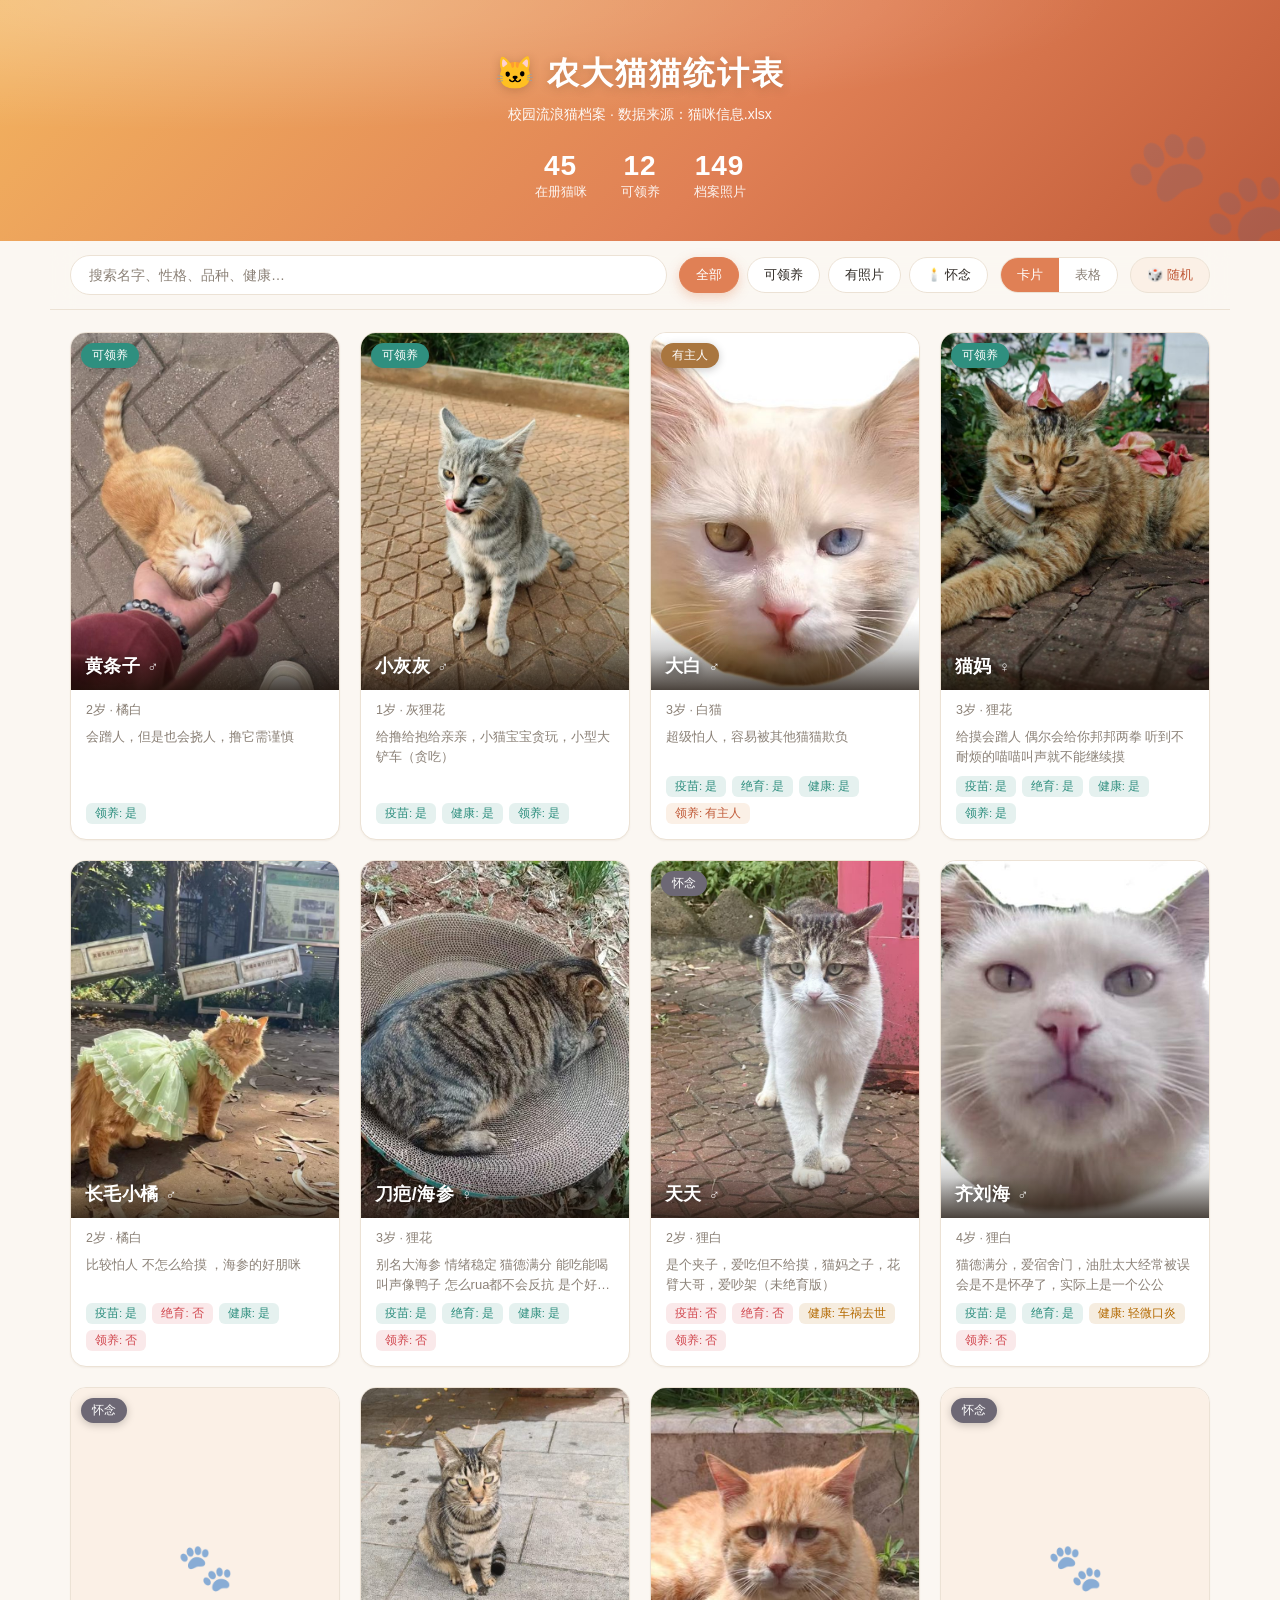
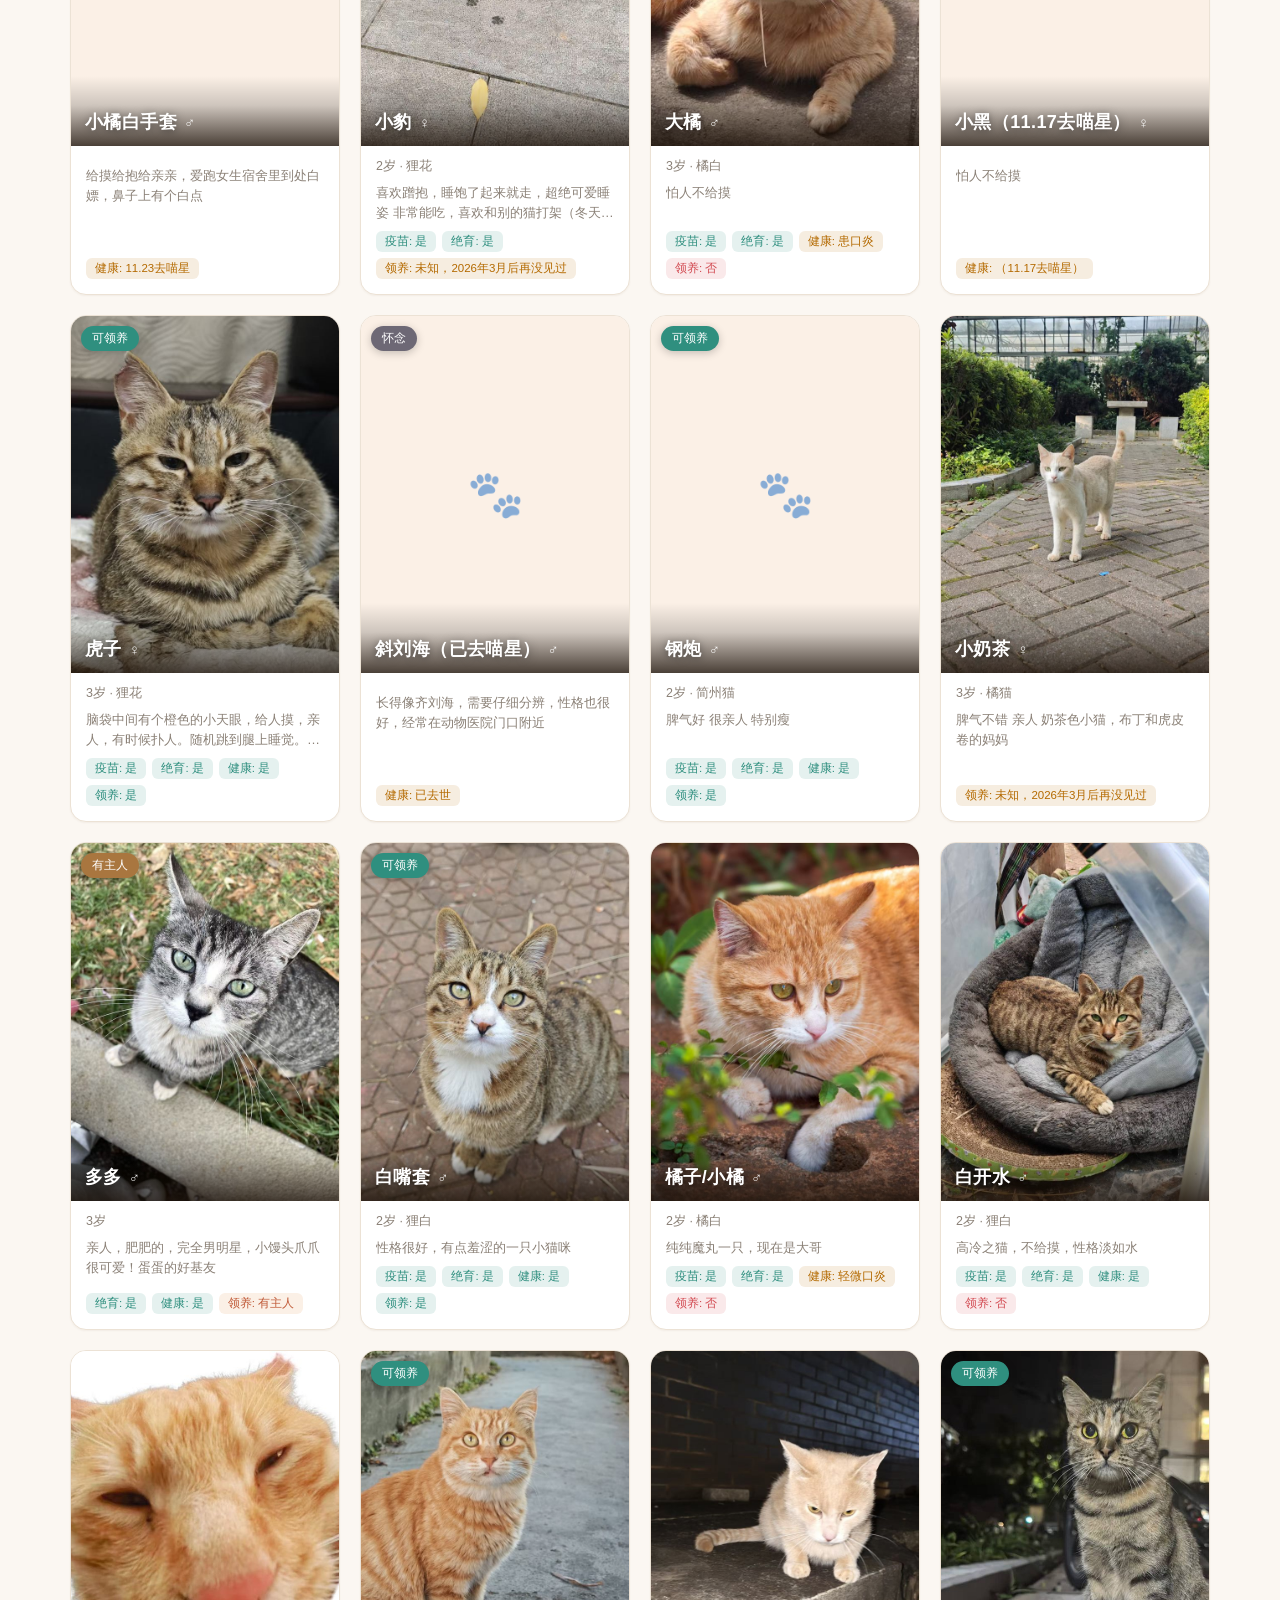
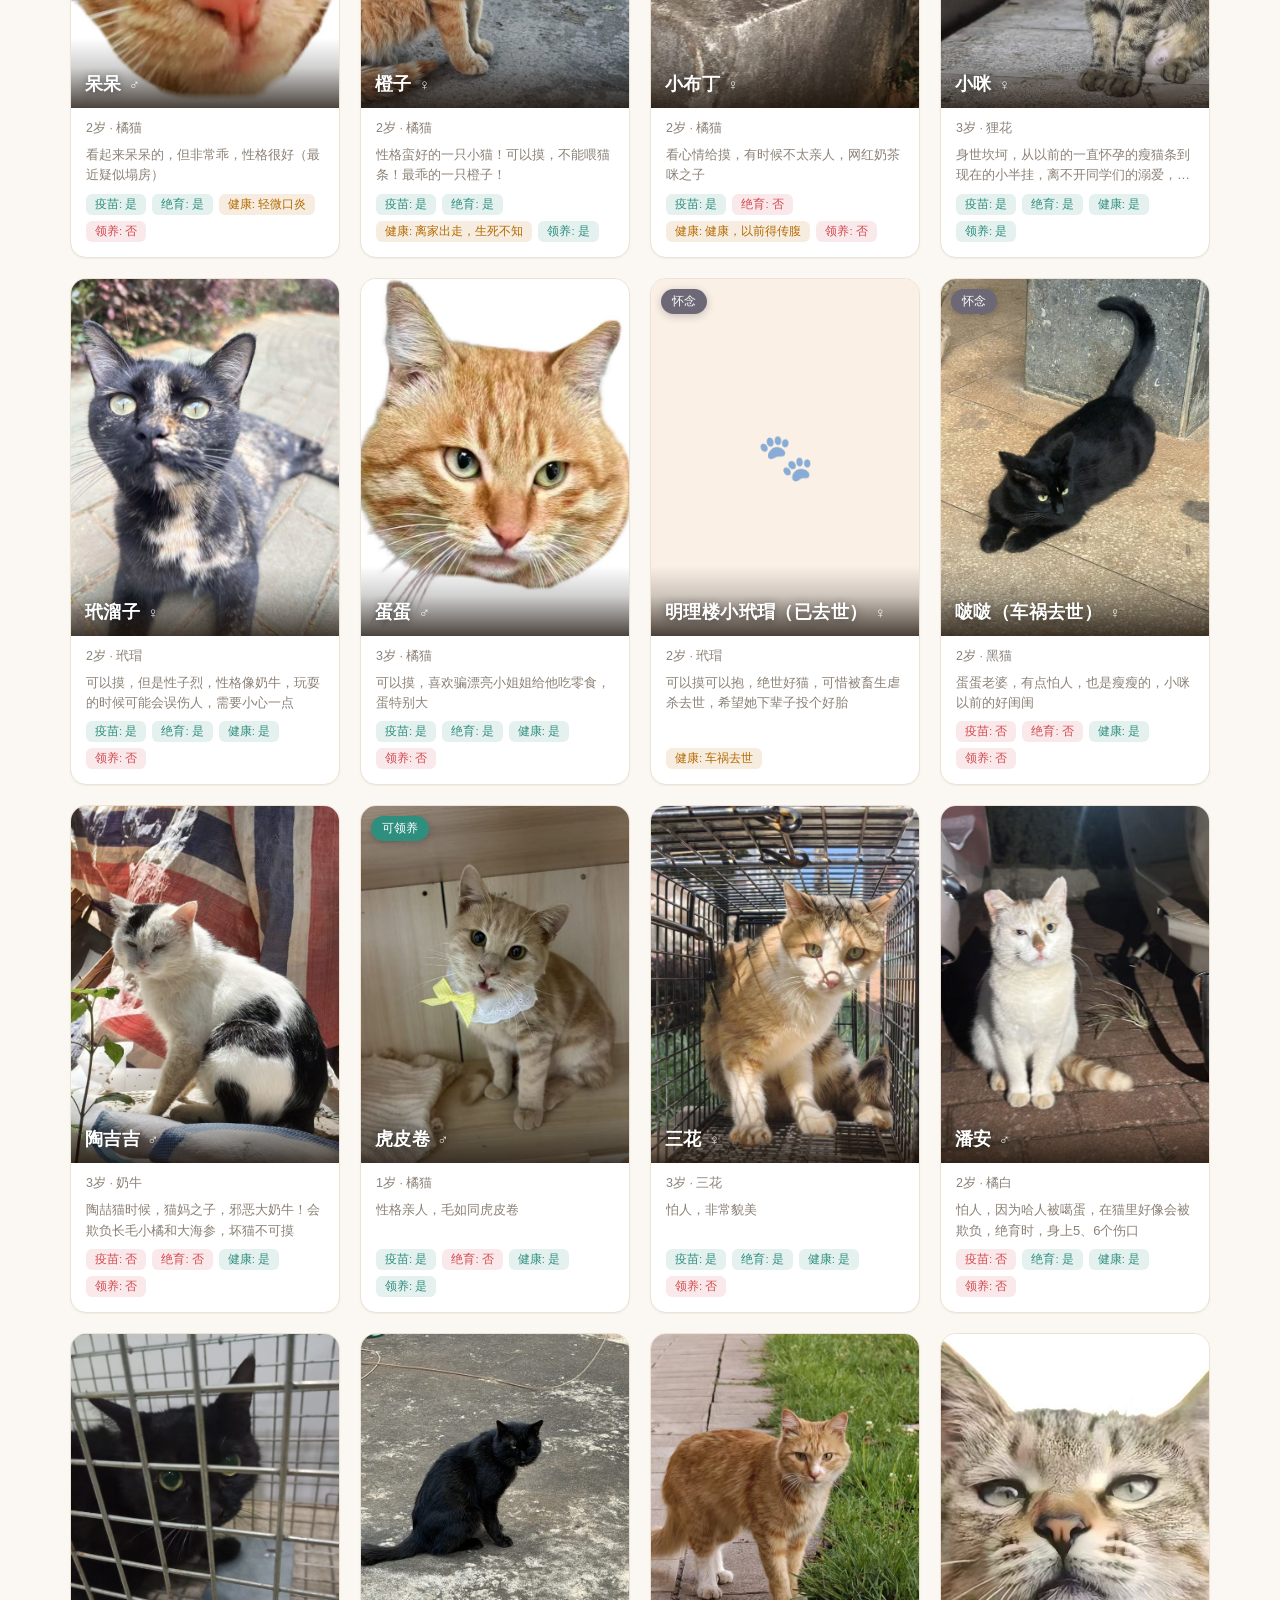
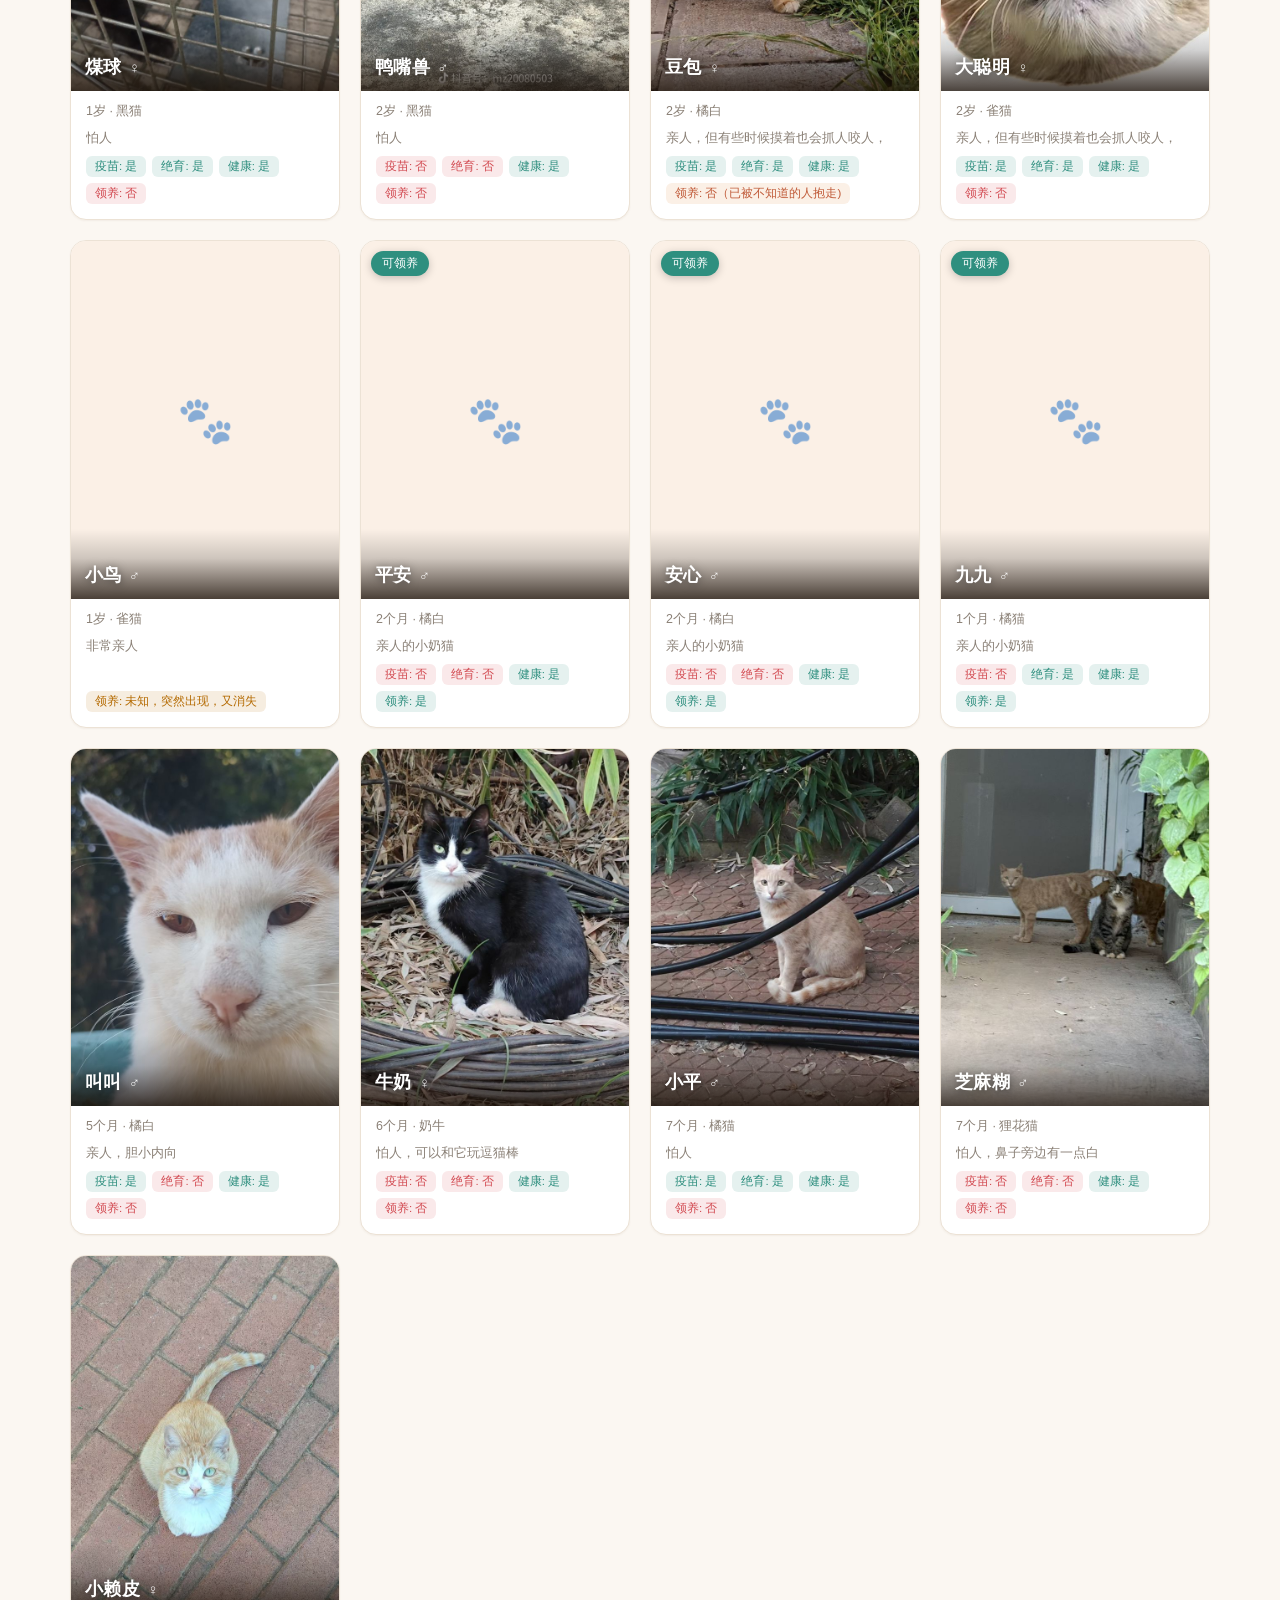
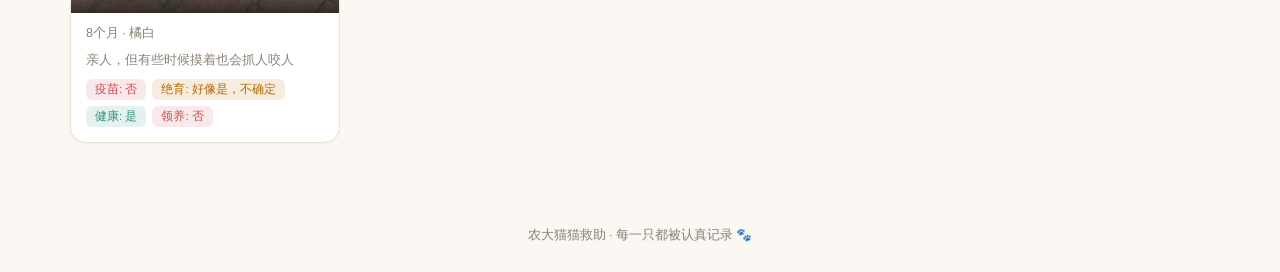
<file: index.html>
<!DOCTYPE html>
<html lang="zh-CN">
<head>
  <meta charset="UTF-8">
  <meta http-equiv="refresh" content="0; url=index2.html">
  <title>农大猫猫统计表</title>
  <script>location.replace("index2.html");</script>
</head>
<body>
  <p>正在跳转… 如未自动跳转请点击 <a href="index2.html">这里</a>。</p>
</body>
</html>
</file>
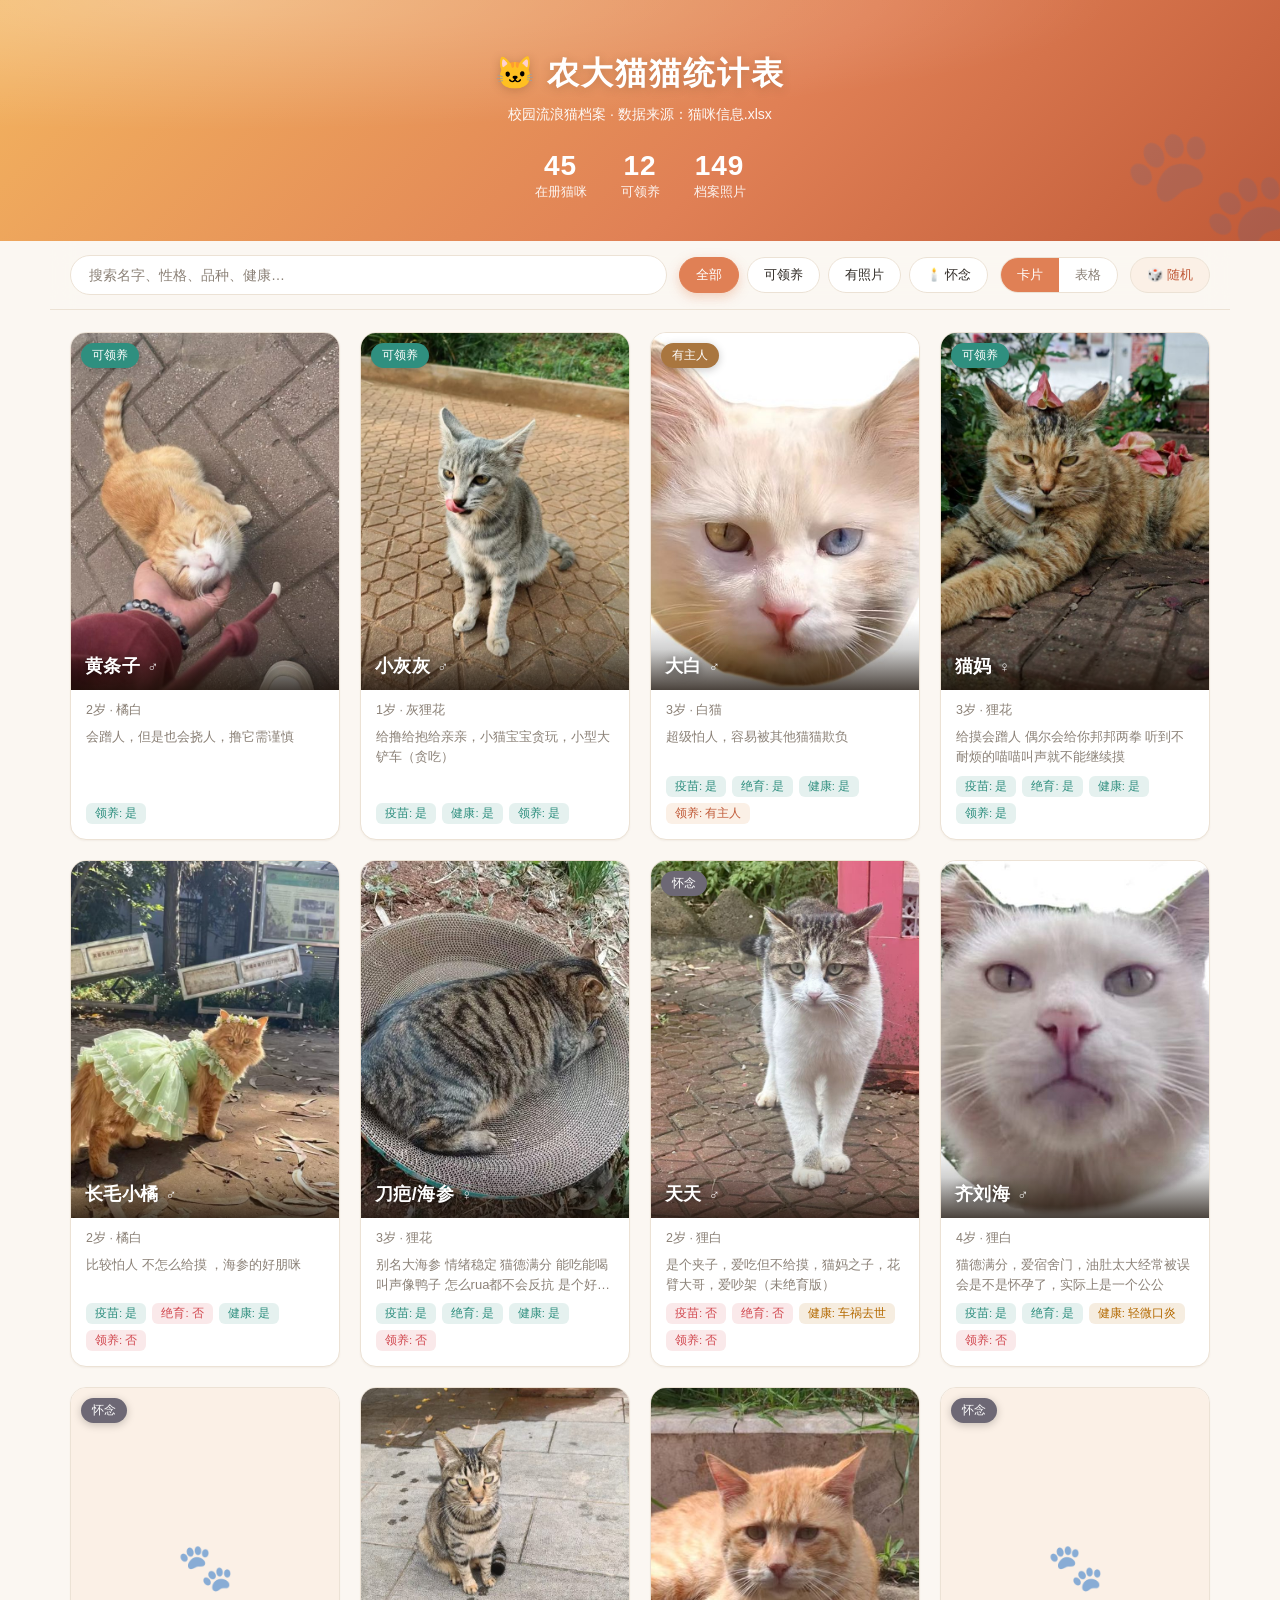
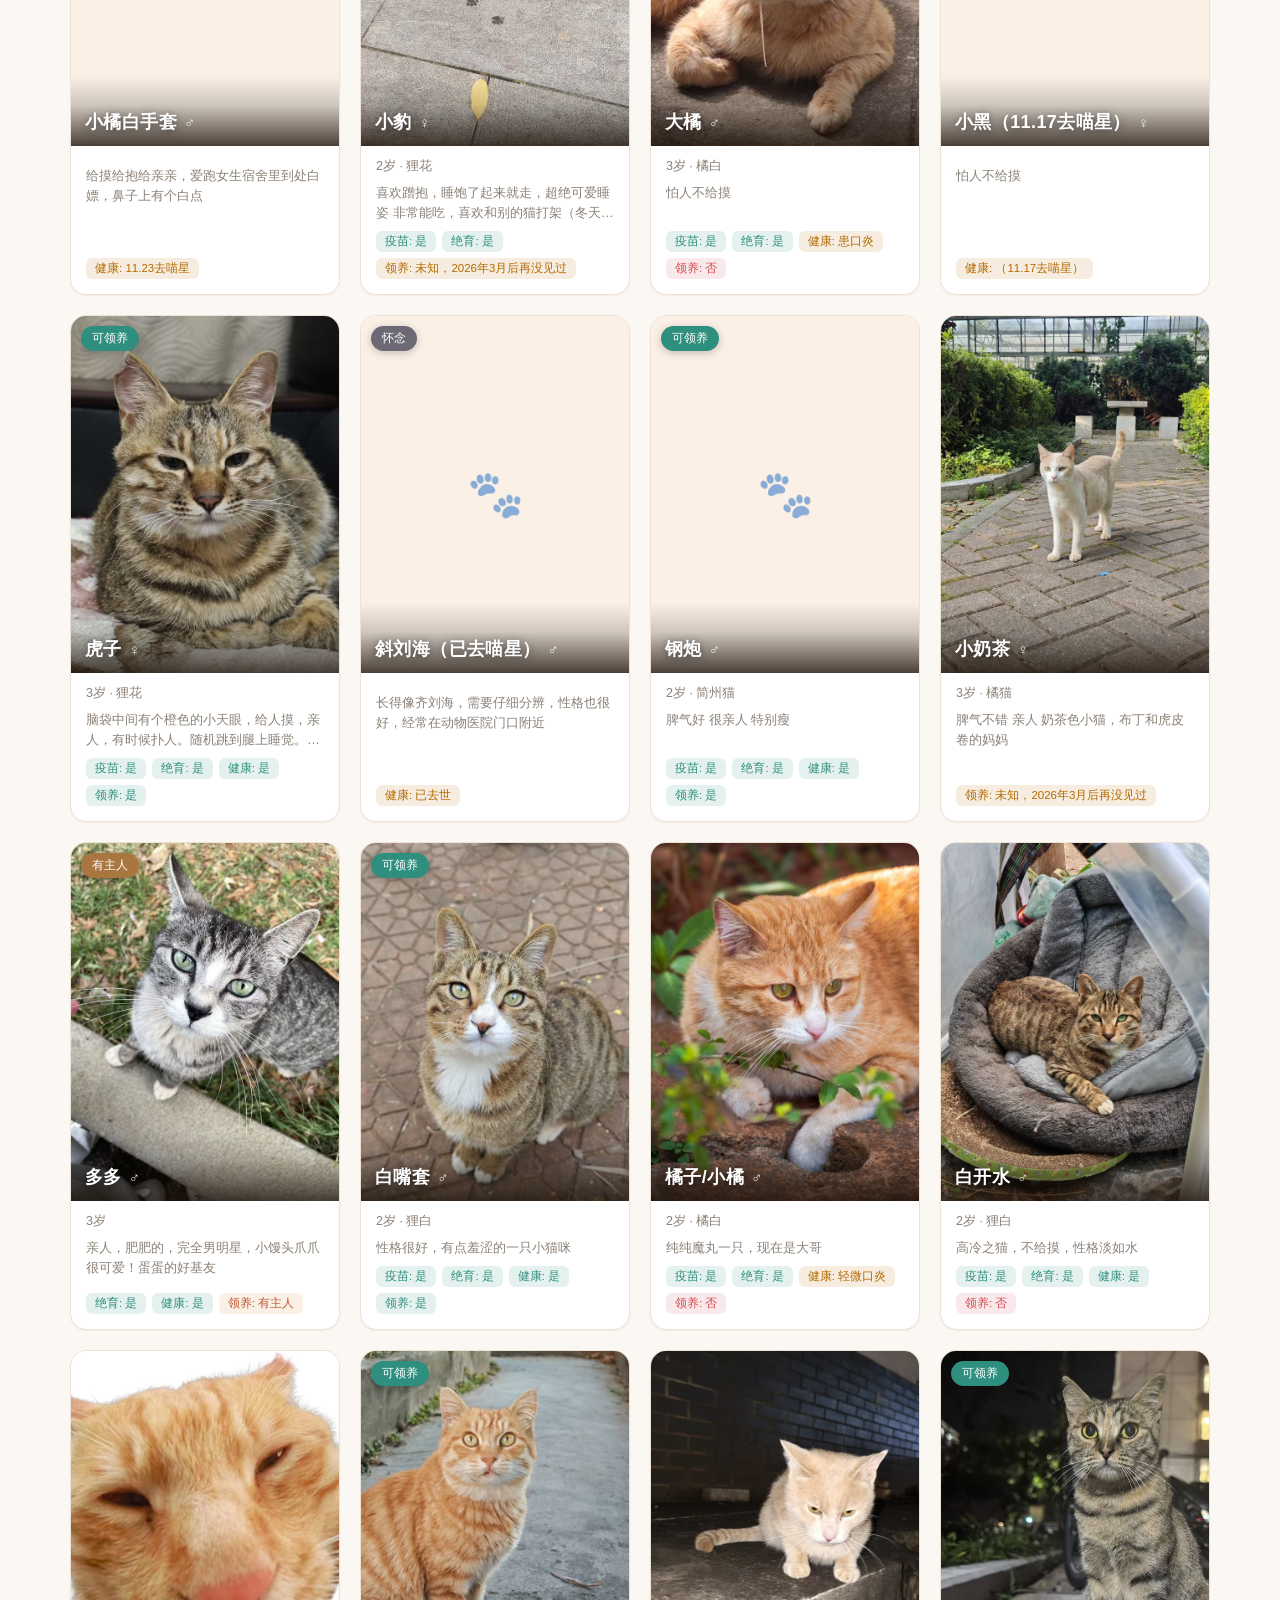
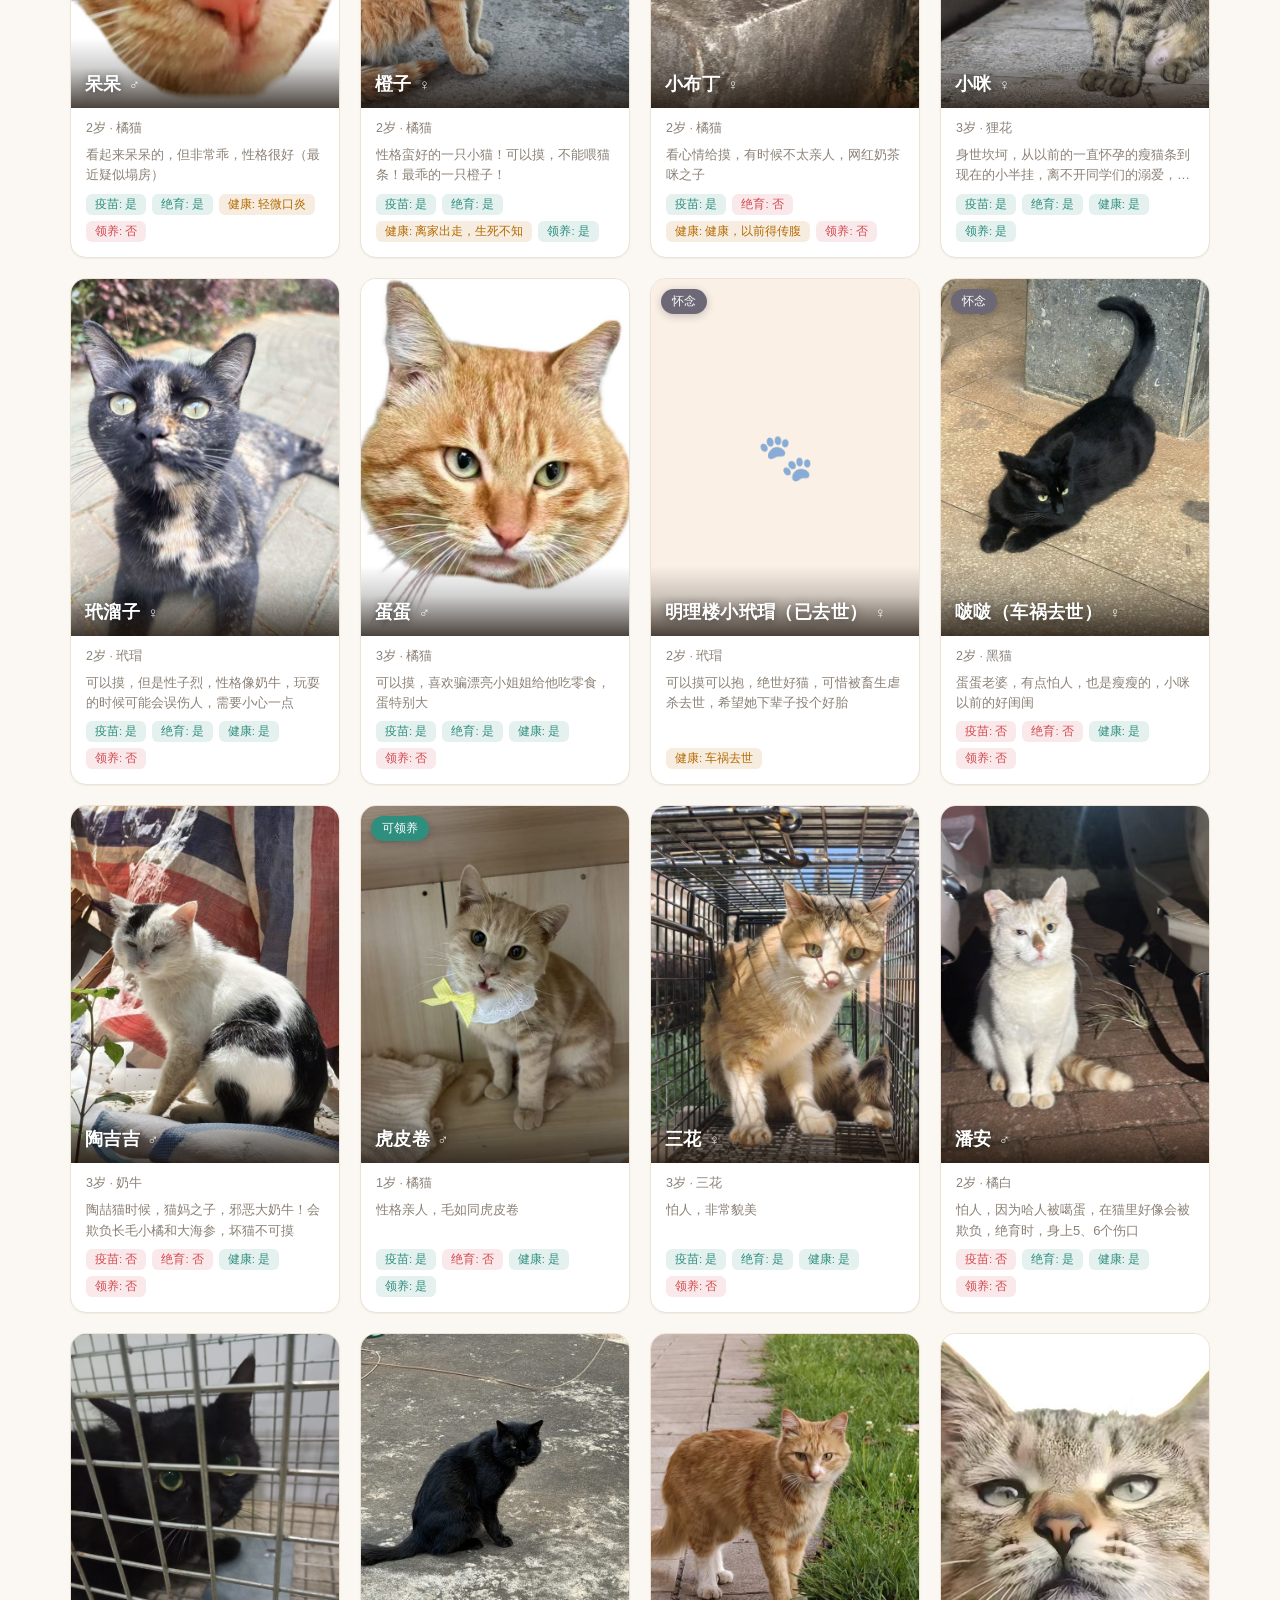
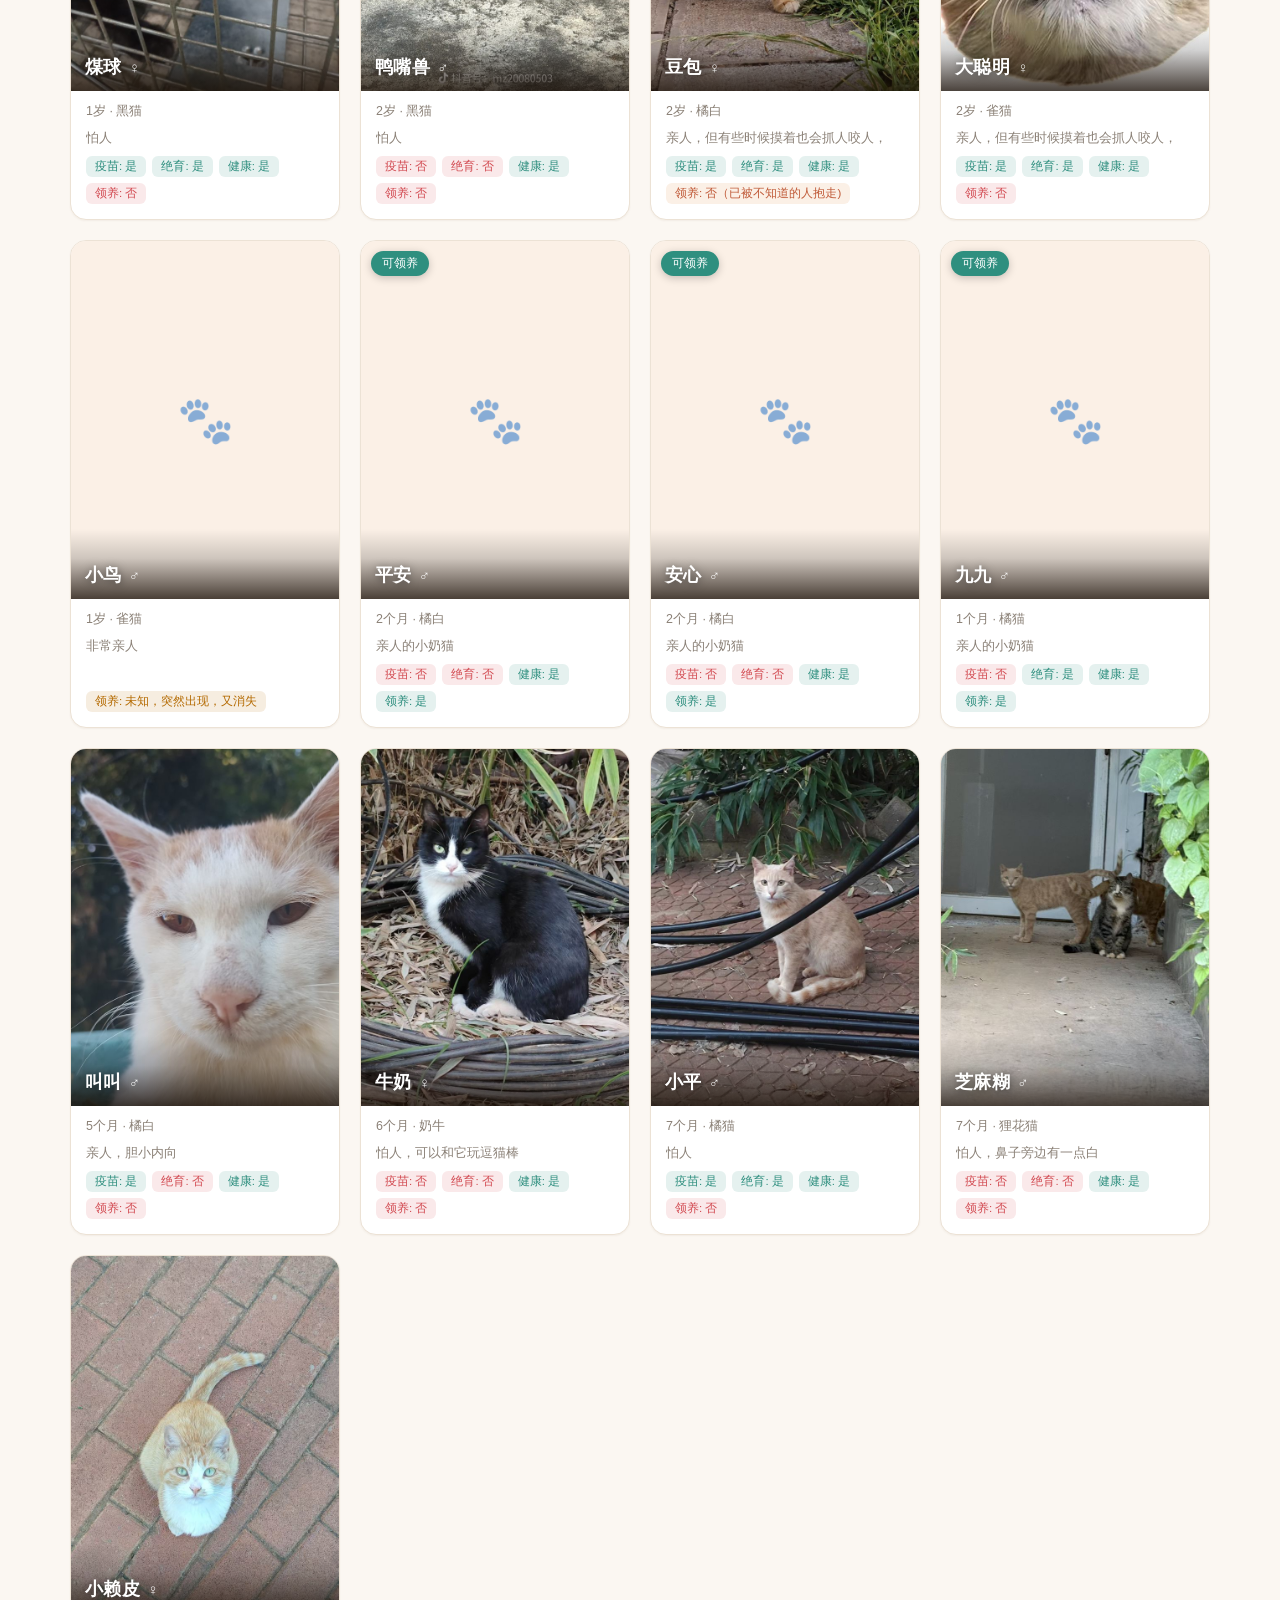
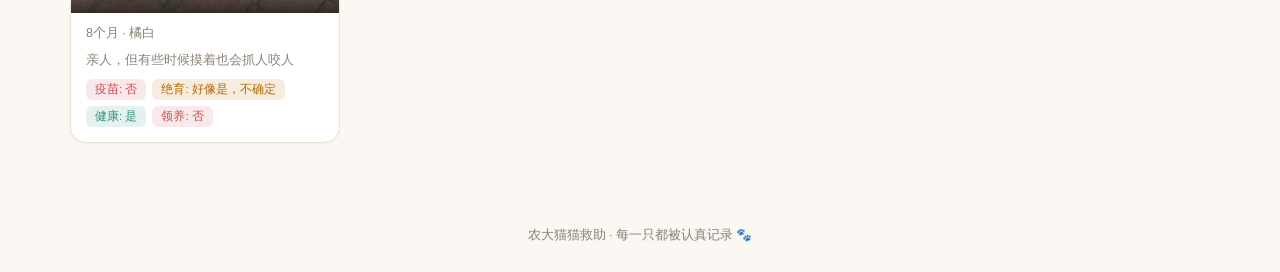
<file: index2.html>
<!DOCTYPE html>
<html lang="zh-CN">
<head>
  <meta charset="UTF-8">
  <meta name="viewport" content="width=device-width, initial-scale=1.0">
  <meta name="color-scheme" content="light dark">
  <title>农大猫猫统计表 v2 - 校园动物救助</title>
  <link rel="stylesheet" href="assets/css/style2.css">
</head>
<body>
  <header class="hero">
    <h1>🐱 农大猫猫统计表</h1>
    <p>校园流浪猫档案 · 数据来源：猫咪信息.xlsx</p>
    <div class="stats">
      <div class="stat"><b id="statTotal">0</b><span>在册猫咪</span></div>
      <div class="stat"><b id="statAdopt">0</b><span>可领养</span></div>
      <div class="stat"><b id="statPhoto">0</b><span>档案照片</span></div>
    </div>
  </header>

  <div class="toolbar">
    <input type="search" id="searchInput" placeholder="搜索名字、性格、品种、健康…" aria-label="搜索猫咪">
    <!-- chips 由 <span> 改为 <button>：可 Tab 聚焦、可被读屏识别 -->
    <div class="chips" id="chips" role="group" aria-label="筛选">
      <button class="chip active" data-filter="all" aria-pressed="true">全部</button>
      <button class="chip" data-filter="adopt" aria-pressed="false">可领养</button>
      <button class="chip" data-filter="photo" aria-pressed="false">有照片</button>
      <button class="chip" data-filter="memorial" aria-pressed="false">🕯️ 怀念</button>
    </div>
    <div class="view-toggle" id="viewToggle" role="group" aria-label="切换视图">
      <button data-view="grid" class="active">卡片</button>
      <button data-view="table">表格</button>
    </div>
    <button class="btn-random" id="randomBtn" title="随机挑一只猫看看">🎲 随机</button>
  </div>

  <main class="grid" id="grid"></main>
  <div class="table-wrap" id="tableWrap" style="display:none"></div>

  <footer>农大猫猫救助 · 每一只都被认真记录 🐾</footer>

  <script src="assets/js/cats-data.js"></script>
  <script src="assets/js/main2.js"></script>
</body>
</html>
</file>
<file: assets/css/style2.css>
/* 农大猫猫统计表 - 校园动物救助
   第 2 版样式：延续第 1 版，手机端恢复 3 列并改用 4:5 封面，压缩页面长度
   与 style.css / style1.css 并存，便于对照；原文件未改动 */

:root {
  /* 色板：把原版的亮橘压暗一档，减少甜腻感 */
  --primary: #e08055;
  --primary-dark: #c05a38;
  --primary-soft: #fbf0e6;
  --bg: #fbf7f2;
  --card-bg: #ffffff;
  --text: #2f2a25;
  --text-light: #8b8177;
  --border: #ece2d5;
  --green: #2f8f7f;
  --red: #d24b52;

  /* 层级阴影：分三档，按悬浮深度使用 */
  --shadow-sm: 0 1px 2px rgba(96, 66, 40, .06);
  --shadow: 0 4px 18px rgba(120, 90, 60, .10);
  --shadow-lg: 0 16px 36px rgba(120, 90, 60, .20);

  --radius-sm: 10px;
  --radius: 16px;
  --radius-lg: 22px;

  --dur: .22s;
  --ease: cubic-bezier(.22, .61, .36, 1);
  --max: 1180px;

  --toolbar-bg: rgba(251, 247, 242, .88);
  --shimmer: rgba(255, 255, 255, .38);
  --cover-fade: rgba(24, 14, 6, .78);
}

/* 深色模式：只覆盖颜色，不动结构 */
@media (prefers-color-scheme: dark) {
  :root {
    --primary: #f0a071;
    --primary-dark: #ffb98f;
    --primary-soft: #2a211a;
    --bg: #141210;
    --card-bg: #1d1a16;
    --text: #ece6df;
    --text-light: #9d948a;
    --border: #302a23;
    --green: #4fb3a1;
    --red: #ef6b72;
    --shadow-sm: 0 1px 2px rgba(0, 0, 0, .5);
    --shadow: 0 4px 18px rgba(0, 0, 0, .45);
    --shadow-lg: 0 16px 36px rgba(0, 0, 0, .6);
    --toolbar-bg: rgba(20, 18, 16, .88);
    --shimmer: rgba(255, 255, 255, .10);
    --cover-fade: rgba(0, 0, 0, .85);
  }
  /* 深色模式下 warn 标签改用更亮的琥珀色，保证对比度 */
  .tag.warn { color: #e0a95a; }
}

* { margin: 0; padding: 0; box-sizing: border-box; }

body {
  font-family: "PingFang SC", "Microsoft YaHei", "Segoe UI", sans-serif;
  background: var(--bg);
  color: var(--text);
  min-height: 100vh;
  -webkit-font-smoothing: antialiased;
}

/* 键盘焦点：只在键盘操作时出现，鼠标点击不显示 */
:where(.chip, .view-toggle button, .card, .back, .gallery img, .toolbar input):focus-visible {
  outline: 3px solid var(--primary);
  outline-offset: 2px;
}

/* ========== 顶部 ========== */
.hero {
  position: relative;
  overflow: hidden;
  background:
    radial-gradient(120% 90% at 15% 0%, rgba(255, 255, 255, .28), transparent 60%),
    linear-gradient(135deg, #f3b45f 0%, #e08055 58%, #c05a38 100%);
  color: #fff;
  padding: 52px 20px 40px;
  text-align: center;
}
/* 右上角一枚淡淡的猫爪水印，纯装饰 */
.hero::after {
  content: "🐾";
  position: absolute;
  right: -8px;
  bottom: -22px;
  font-size: 130px;
  opacity: .12;
  transform: rotate(-14deg);
  pointer-events: none;
}
.hero h1 { font-size: 32px; letter-spacing: 2px; text-shadow: 0 2px 10px rgba(90, 50, 20, .25); }
.hero p { margin-top: 10px; opacity: .94; font-size: 14px; }
.hero .stats {
  display: flex;
  justify-content: center;
  gap: 34px;
  margin-top: 26px;
  flex-wrap: wrap;
}
.hero .stat b { display: block; font-size: 28px; letter-spacing: 1px; }
.hero .stat span { font-size: 13px; opacity: .9; }

/* ========== 工具栏：吸顶 + 毛玻璃 ========== */
.toolbar {
  position: sticky;
  top: 0;
  z-index: 20;
  max-width: var(--max);
  margin: 0 auto;
  padding: 14px 20px;
  display: flex;
  gap: 12px;
  flex-wrap: wrap;
  align-items: center;
  background: var(--toolbar-bg);
  backdrop-filter: blur(12px);
  -webkit-backdrop-filter: blur(12px);
  border-bottom: 1px solid var(--border);
}
.toolbar input[type="search"] {
  flex: 1 1 220px;
  min-width: 180px;
  padding: 11px 18px;
  border: 1px solid var(--border);
  border-radius: 999px;
  font-size: 14px;
  font-family: inherit;
  color: var(--text);
  outline: none;
  background: var(--card-bg);
  transition: border-color var(--dur) var(--ease), box-shadow var(--dur) var(--ease);
}
.toolbar input[type="search"]::placeholder { color: var(--text-light); }
.toolbar input[type="search"]:focus {
  border-color: var(--primary);
  box-shadow: 0 0 0 4px rgba(224, 128, 85, .16);
}

/* chips 从 <span> 改成 <button>，可键盘聚焦 */
.chips { display: flex; gap: 8px; flex-wrap: wrap; }
.chip {
  padding: 8px 16px;
  border-radius: 999px;
  border: 1px solid var(--border);
  background: var(--card-bg);
  color: var(--text);
  font-size: 13px;
  font-family: inherit;
  cursor: pointer;
  user-select: none;
  transition: transform var(--dur) var(--ease), background var(--dur), border-color var(--dur), color var(--dur);
}
.chip:hover { border-color: var(--primary); color: var(--primary-dark); transform: translateY(-1px); }
.chip.active {
  background: var(--primary);
  border-color: var(--primary);
  color: #fff;
  box-shadow: 0 4px 12px rgba(224, 128, 85, .35);
}

.view-toggle {
  display: flex;
  border: 1px solid var(--border);
  border-radius: 999px;
  overflow: hidden;
  background: var(--card-bg);
}
.view-toggle button {
  padding: 8px 16px;
  border: 0;
  background: transparent;
  font-size: 13px;
  font-family: inherit;
  cursor: pointer;
  color: var(--text-light);
  transition: background var(--dur), color var(--dur);
}
.view-toggle button:hover { color: var(--text); }
.view-toggle button.active { background: var(--primary); color: #fff; }

/* ========== 卡片网格 ========== */
.grid {
  max-width: var(--max);
  margin: 0 auto;
  padding: 22px 20px 56px;
  display: grid;
  grid-template-columns: repeat(auto-fill, minmax(240px, 1fr));
  gap: 20px;
}

.card {
  position: relative;
  display: flex;
  flex-direction: column;
  background: var(--card-bg);
  border: 1px solid var(--border);
  border-radius: var(--radius);
  box-shadow: var(--shadow-sm);
  overflow: hidden;
  cursor: pointer;
  transition: transform var(--dur) var(--ease), box-shadow var(--dur) var(--ease), border-color var(--dur);
}
.card:hover {
  transform: translateY(-6px);
  box-shadow: var(--shadow-lg);
  border-color: transparent;
}

/* 封面改 3:4 竖构图，贴合原片比例，少裁掉猫的上下身 */
.card .cover {
  position: relative;
  width: 100%;
  aspect-ratio: 3 / 4;
  overflow: hidden;
  background: var(--primary-soft);
}
.card .cover img {
  width: 100%;
  height: 100%;
  object-fit: cover;
  display: block;
  transition: transform .5s var(--ease);
}
.card:hover .cover img { transform: scale(1.055); }

/* 图片未加载完时的流光占位 */
.card .cover::after {
  content: "";
  position: absolute;
  inset: 0;
  background: linear-gradient(100deg, transparent 22%, var(--shimmer) 50%, transparent 78%);
  background-size: 220% 100%;
  animation: shimmer 1.4s linear infinite;
  transition: opacity .45s var(--ease);
  pointer-events: none;
}
.card .cover.loaded::after { opacity: 0; animation: none; }
@keyframes shimmer {
  from { background-position: 140% 0; }
  to { background-position: -140% 0; }
}

.card .cover .no-photo {
  position: absolute;
  inset: 0;
  display: flex;
  align-items: center;
  justify-content: center;
  font-size: 46px;
  color: var(--text-light);
  opacity: .5;
}

/* 名字压在图片下沿，图片承担主要信息 */
.card .cover-title {
  position: absolute;
  left: 0;
  right: 0;
  bottom: 0;
  z-index: 1; /* 必须高于 ::after 流光层，否则标题被盖住 */
  padding: 34px 14px 12px;
  display: flex;
  align-items: baseline;
  gap: 7px;
  color: #fff;
  background: linear-gradient(to top, var(--cover-fade), rgba(0, 0, 0, .18) 58%, transparent);
  pointer-events: none;
}
.card .cover-title .name {
  font-size: 18px;
  font-weight: 700;
  letter-spacing: .4px;
  text-shadow: 0 1px 8px rgba(0, 0, 0, .5);
}
.card .cover-title .gender { font-size: 15px; opacity: .92; }

.card .ribbon {
  position: absolute;
  top: 10px;
  left: 10px;
  z-index: 2;
  padding: 4px 11px;
  border-radius: 999px;
  font-size: 12px;
  color: #fff;
  background: var(--green);
  box-shadow: 0 2px 8px rgba(0, 0, 0, .22);
  backdrop-filter: blur(4px);
}
.card .ribbon.memorial { background: #6d6875; }
.card .ribbon.no { background: #a9763f; }

.card .body {
  padding: 12px 15px 15px;
  display: flex;
  flex-direction: column;
  gap: 8px;
  flex: 1;
}
.card .meta { font-size: 12.5px; color: var(--text-light); }
.card .desc {
  font-size: 13px;
  color: var(--text-light);
  line-height: 1.55;
  display: -webkit-box;
  -webkit-line-clamp: 2;
  -webkit-box-orient: vertical;
  overflow: hidden;
}
.card .tags { display: flex; gap: 6px; flex-wrap: wrap; margin-top: auto; }
.tag {
  font-size: 11.5px;
  padding: 3px 9px;
  border-radius: 6px;
  background: var(--primary-soft);
  color: var(--primary-dark);
}
.tag.yes { background: rgba(47, 143, 127, .12); color: var(--green); }
.tag.no { background: rgba(210, 75, 82, .12); color: var(--red); }
.tag.warn { background: rgba(180, 106, 0, .12); color: #b46a00; }

/* ========== 表格视图 ========== */
.table-wrap { max-width: var(--max); margin: 0 auto; padding: 22px 20px 56px; overflow-x: auto; }
table.md-table {
  width: 100%;
  border-collapse: separate;
  border-spacing: 0;
  background: var(--card-bg);
  border: 1px solid var(--border);
  border-radius: var(--radius);
  overflow: hidden;
  box-shadow: var(--shadow-sm);
  font-size: 13.5px;
}
table.md-table th {
  position: sticky;
  top: 0;
  z-index: 1;
  background: var(--primary-soft);
  color: var(--primary-dark);
  padding: 12px;
  text-align: left;
  white-space: nowrap;
  font-weight: 600;
}
table.md-table td {
  padding: 10px 12px;
  border-top: 1px solid var(--border);
  vertical-align: top;
}
table.md-table tr { cursor: pointer; }
table.md-table tbody tr { transition: background var(--dur); }
table.md-table tbody tr:hover { background: var(--primary-soft); }
table.md-table td .thumb {
  width: 54px;
  height: 54px;
  object-fit: cover;
  border-radius: 8px;
  margin: 2px;
  transition: transform var(--dur) var(--ease);
}
table.md-table tr:hover td .thumb { transform: scale(1.05); }

.empty { text-align: center; padding: 64px 20px; color: var(--text-light); grid-column: 1 / -1; }
.empty .icon { font-size: 46px; margin-bottom: 10px; }

footer { text-align: center; padding: 28px; color: var(--text-light); font-size: 12.5px; }

/* ========== 详情页 ========== */
.detail { max-width: 980px; margin: 0 auto; padding: 26px 20px 64px; }
.back {
  display: inline-block;
  margin-bottom: 16px;
  color: var(--primary-dark);
  text-decoration: none;
  font-size: 14px;
  padding: 6px 12px;
  border-radius: 999px;
  transition: background var(--dur), transform var(--dur) var(--ease);
}
.back:hover { background: var(--primary-soft); transform: translateX(-3px); }

.detail-head { display: flex; align-items: baseline; gap: 14px; flex-wrap: wrap; }
.detail-head h1 { font-size: 27px; }
.detail-head .gender { font-size: 20px; color: var(--text-light); }
/* 详情页的怀念标记：替代原来的 inline style */
.ribbon.static { position: static; }

.detail-card {
  background: var(--card-bg);
  border: 1px solid var(--border);
  border-radius: var(--radius-lg);
  box-shadow: var(--shadow);
  padding: 24px;
  margin-top: 16px;
}
.info-grid {
  display: grid;
  grid-template-columns: repeat(auto-fit, minmax(150px, 1fr));
  gap: 12px;
  margin-bottom: 20px;
}
.info-item {
  background: var(--primary-soft);
  border-radius: var(--radius-sm);
  padding: 12px 14px;
  transition: transform var(--dur) var(--ease);
}
.info-item:hover { transform: translateY(-2px); }
.info-item .k { font-size: 12px; color: var(--text-light); }
.info-item .v { font-size: 15px; font-weight: 600; margin-top: 3px; word-break: break-all; }

.personality {
  font-size: 14.5px;
  line-height: 1.75;
  color: var(--text);
  background: var(--primary-soft);
  border-left: 4px solid var(--primary);
  padding: 14px 18px;
  border-radius: 0 var(--radius-sm) var(--radius-sm) 0;
  margin-bottom: 22px;
}

/* 替代 detail.js 里的 inline style */
.gallery-title { margin: 6px 0 14px; font-size: 16px; font-weight: 600; }
.gallery-empty { color: var(--text-light); }

.gallery { display: grid; grid-template-columns: repeat(auto-fill, minmax(200px, 1fr)); gap: 12px; }
.gallery img {
  width: 100%;
  aspect-ratio: 1 / 1;
  object-fit: cover;
  border-radius: var(--radius-sm);
  cursor: zoom-in;
  background: var(--primary-soft);
  transition: transform var(--dur) var(--ease), box-shadow var(--dur) var(--ease);
}
.gallery img:hover { transform: scale(1.03); box-shadow: var(--shadow); }

/* ========== 灯箱 ========== */
.lightbox {
  position: fixed;
  inset: 0;
  background: rgba(0, 0, 0, .9);
  display: none;
  align-items: center;
  justify-content: center;
  z-index: 100;
  cursor: zoom-out;
  padding: 24px;
}
.lightbox.show { display: flex; }
.lightbox img {
  max-width: 92vw;
  max-height: 88vh;
  border-radius: var(--radius-sm);
  box-shadow: 0 24px 60px rgba(0, 0, 0, .6);
}

/* ========== 随机按钮 ========== */
.btn-random {
  padding: 8px 16px;
  border: 1px solid var(--border);
  border-radius: 999px;
  background: var(--primary-soft);
  color: var(--primary-dark);
  font-size: 13px;
  font-family: inherit;
  cursor: pointer;
  white-space: nowrap;
  transition: background var(--dur), color var(--dur), transform var(--dur) var(--ease), box-shadow var(--dur);
}
.btn-random:hover {
  background: var(--primary);
  color: #fff;
  transform: translateY(-1px);
  box-shadow: 0 4px 12px rgba(224, 128, 85, .32);
}
.btn-random:active { transform: translateY(0) scale(.97); }

/* ========== 卡片入场动画与命中闪烁 ========== */
@keyframes cardIn {
  from { opacity: 0; transform: translateY(10px); }
  to { opacity: 1; transform: translateY(0); }
}
.card.animate {
  /* 用 backwards 而不是 both：动画结束后立刻归还 transform，否则 hover 抬升会失效 */
  animation: cardIn .34s var(--ease) backwards;
  animation-delay: calc(var(--i, 0) * 24ms);
}

/* 随机抽中时向外扩散的光环 */
@keyframes flashRing {
  0% { box-shadow: 0 0 0 0 rgba(224, 128, 85, .75); }
  70% { box-shadow: 0 0 0 14px rgba(224, 128, 85, 0); }
  100% { box-shadow: 0 0 0 0 rgba(224, 128, 85, 0); }
}
.card.flash {
  animation: flashRing 1.2s var(--ease) 2;
  border-color: var(--primary);
}

/* 图片加载完成后的淡入（缩略图从占位平滑过渡到实体） */
.card .cover img {
  opacity: 0;
  transition: opacity .45s var(--ease), transform .5s var(--ease);
}
.card .cover.loaded img { opacity: 1; }

/* ========== 详情页照片序号 ========== */
.gallery figure {
  position: relative;
  margin: 0;
  overflow: hidden;
  border-radius: var(--radius-sm);
}
.gallery figure img { border-radius: 0; }
.ph-no {
  position: absolute;
  right: 8px;
  bottom: 8px;
  min-width: 22px;
  padding: 2px 7px;
  border-radius: 999px;
  background: rgba(0, 0, 0, .55);
  color: #fff;
  font-size: 11.5px;
  text-align: center;
  backdrop-filter: blur(4px);
  pointer-events: none;
}

/* 灯箱底部的计数 */
.lightbox-count {
  position: absolute;
  bottom: 24px;
  left: 50%;
  transform: translateX(-50%);
  padding: 5px 14px;
  border-radius: 999px;
  background: rgba(255, 255, 255, .16);
  color: #fff;
  font-size: 13px;
  letter-spacing: 1px;
  backdrop-filter: blur(6px);
  pointer-events: none;
}

/* ========== 断点 ========== */

/* 平板区间：原版只有 640 一个断点，641-900 之间网格偏挤 */
@media (max-width: 900px) {
  .grid { grid-template-columns: repeat(auto-fill, minmax(190px, 1fr)); gap: 16px; }
  .hero { padding: 44px 18px 34px; }
}

@media (max-width: 640px) {
  .hero h1 { font-size: 25px; }
  .hero .stats { gap: 24px; margin-top: 20px; }
  .hero .stat b { font-size: 23px; }
  .toolbar { padding: 12px 14px; }
  /* 第 2 版：手机端回到 3 列，封面从 3:4 改 4:5，一屏能多看到几只猫 */
  .grid { grid-template-columns: repeat(3, 1fr); gap: 10px; padding: 16px 14px 44px; }
  .card .cover { aspect-ratio: 4 / 5; }
  .card .desc { display: none; }
  .card .cover-title { padding: 22px 9px 8px; gap: 4px; }
  .card .cover-title .name { font-size: 14px; }
  .card .ribbon { top: 7px; left: 7px; padding: 3px 8px; font-size: 11px; }
  .card .body { padding: 9px 9px 10px; gap: 5px; }
  .card .meta { font-size: 11.5px; }
  .tag { font-size: 10.5px; padding: 2px 6px; }
  .gallery { grid-template-columns: repeat(2, 1fr); gap: 8px; }
  .detail-card { padding: 16px; }
}

/* 超窄屏：3 列会把名字挤到换行，退回 2 列并恢复 3:4 封面 */
@media (max-width: 420px) {
  .grid { grid-template-columns: repeat(2, 1fr); gap: 12px; }
  .card .cover { aspect-ratio: 3 / 4; }
  .card .cover-title { padding: 26px 11px 10px; }
  .card .cover-title .name { font-size: 15px; }
  .card .body { padding: 10px 11px 12px; }
  .tag { font-size: 11px; padding: 2px 7px; }
}

/* 触屏设备：去掉依赖 hover 的位移，避免点一下就"粘住" */
@media (hover: none) {
  .card:hover { transform: none; box-shadow: var(--shadow-sm); }
  .card:hover .cover img { transform: none; }
  .gallery img:hover { transform: none; }
}

/* 尊重系统的"减少动效"设置 */
@media (prefers-reduced-motion: reduce) {
  *, *::after { animation: none !important; transition: none !important; }
  .card:hover { transform: none; }
}
</file>
